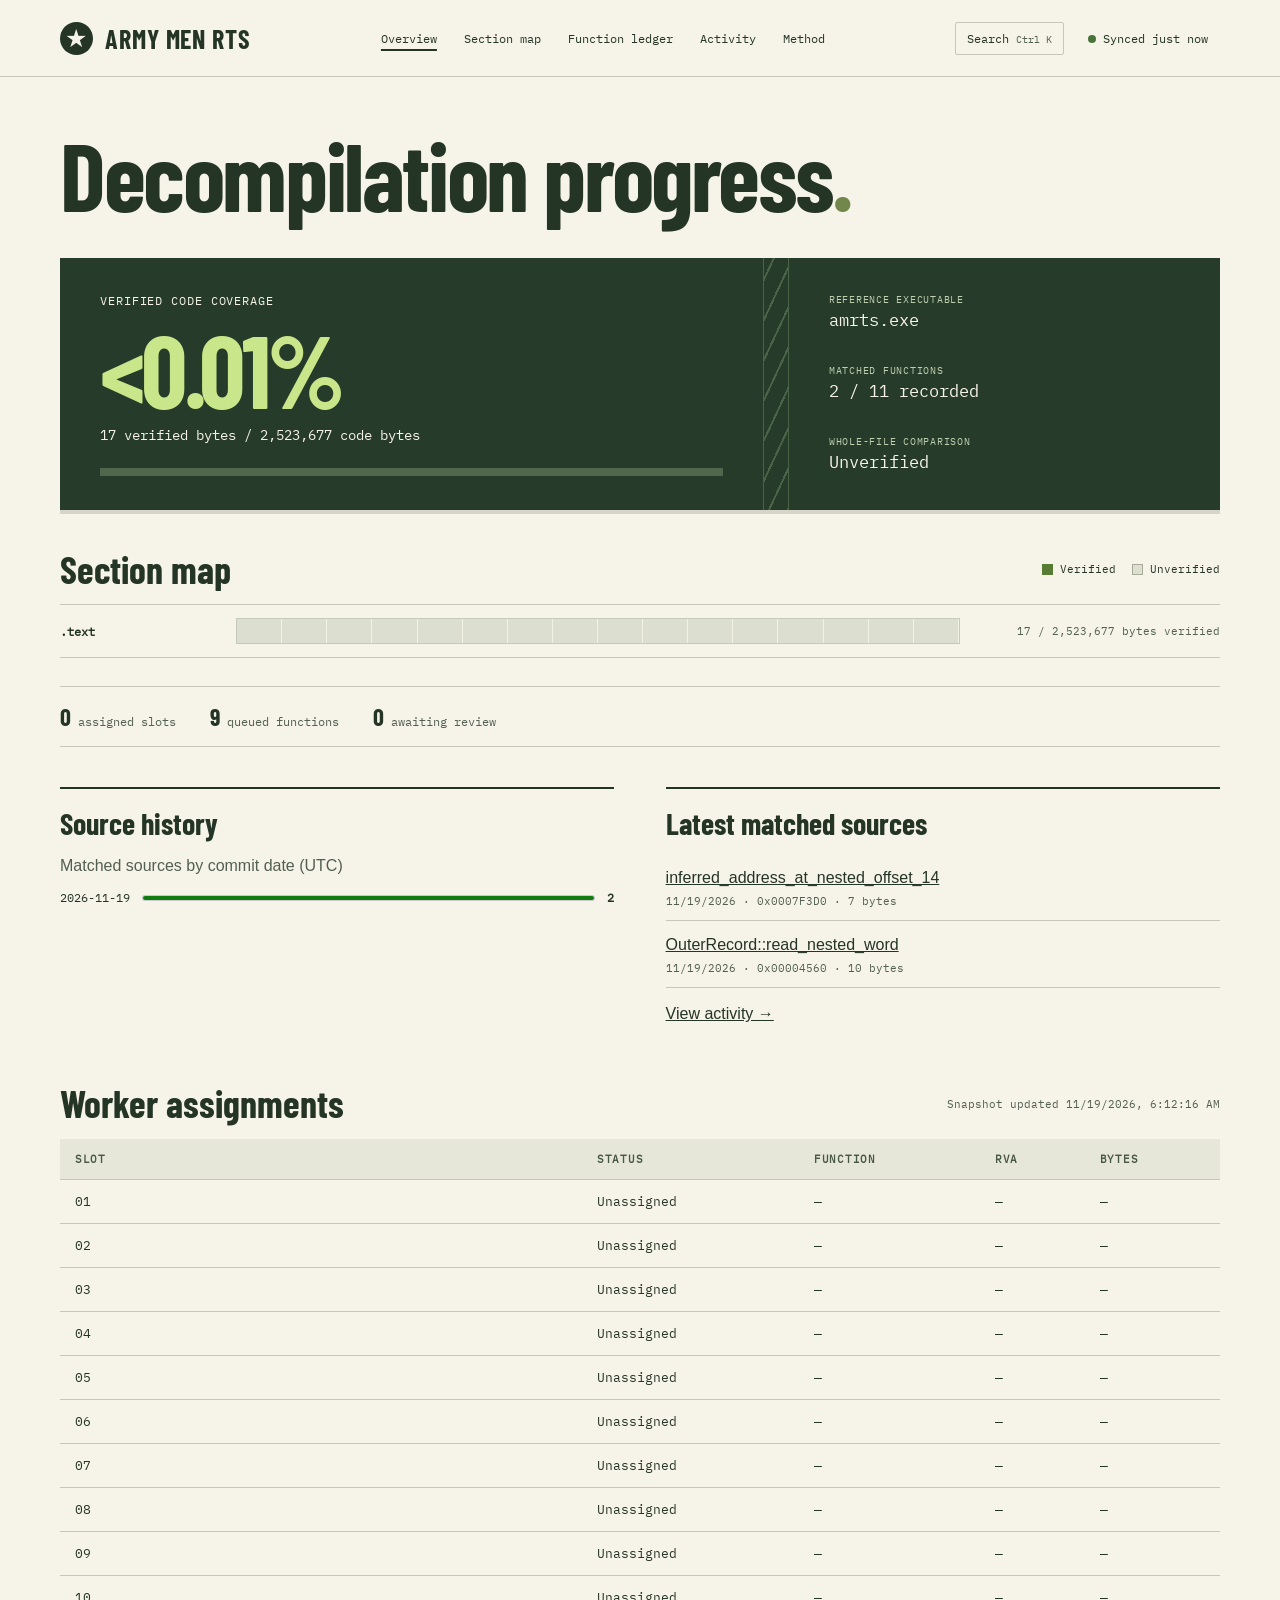
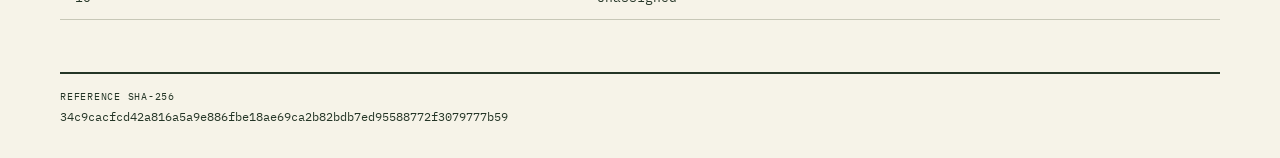
<file: index.html>
<!doctype html>
<html lang="en">
<head>
  <meta charset="utf-8">
  <meta name="viewport" content="width=device-width, initial-scale=1">
  <meta name="theme-color" content="#243526">
  <title>Army Men RTS · Decompilation progress</title>
  <link rel="stylesheet" href="field.css">
  <script src="field.js" defer></script>
  <script src="desk.js" defer></script>
</head>
<body>
  <a class="skip" href="#content">Skip to progress</a>
  <header><div class="wrap mast">
    <a class="brand" href="#content"><span class="insignia" aria-hidden="true">★</span> Army Men RTS</a>
    <nav aria-label="Main navigation"><a href="#overview">Overview</a><a href="#map">Section map</a><a href="#functions">Function ledger</a><a href="#activity">Activity</a><a href="#method">Method</a></nav>
    <div class="tools"><button id="find" aria-haspopup="dialog">Search <kbd>Ctrl K</kbd></button><button id="live" aria-label="Pause live sync" title="Pause live sync">Connecting…</button></div>
  </div></header>
  <main class="wrap" id="content">
    <h1 id="page-title">Decompilation progress<span>.</span></h1>
    <p class="error" id="error" hidden role="alert"></p>
    <section class="cover" id="overview" aria-labelledby="coverage-title">
      <div class="coverage">
        <h2 id="coverage-title">Verified code coverage</h2>
        <div class="pct" id="percent">—</div>
        <p id="bytes">Loading verification snapshot…</p>
        <div class="rail" aria-hidden="true"><i id="fill"></i></div>
      </div>
      <div class="binding" aria-hidden="true"></div>
      <dl class="facts"><div><dt>Reference executable</dt><dd id="target">—</dd></div><div><dt>Matched functions</dt><dd id="count">—</dd></div><div><dt>Whole-file comparison</dt><dd id="equality">—</dd></div></dl>
    </section>
    <section id="map"><div class="heading"><h2>Section map</h2><span class="legend"><i></i>Verified <i></i>Unverified</span></div><div id="sections"></div></section>
    <section id="summary"><div class="queue-summary"><a href="#pool"><strong id="leased-total">—</strong> assigned slots</a><a href="#functions"><strong id="queued-total">—</strong> queued functions</a><a href="#activity"><strong id="review-total">—</strong> awaiting review</a></div><div class="spread"><article><h2>Source history</h2><div id="trend"></div></article><article><h2>Latest matched sources</h2><div id="latest"></div><a href="#activity">View activity →</a></article></div></section>
    <section id="ledger"><div class="heading"><h2>Function ledger</h2><label class="search"><span aria-hidden="true">⌕</span><input type="search" id="query" aria-label="Search functions by name, status or RVA" placeholder="Search name, status or RVA"></label></div>
      <div class="filters"><label>Status <select id="filter"><option value="">All functions</option><option value="matched">Matched</option><option>queued</option><option>leased</option><option>submitted</option><option>review</option></select></label><label>Order <select id="order"><option value="rva">Address ↑</option><option value="descending">Address ↓</option><option value="size">Smallest first</option><option value="large">Largest first</option><option value="name">Name A–Z</option></select></label><output id="visible-count"></output></div>
      <div class="table-scroll"><table><thead><tr><th scope="col">Function</th><th scope="col">RVA</th><th scope="col">Bytes</th><th scope="col">Status</th></tr></thead><tbody id="rows"></tbody></table></div>
      <p id="empty" class="empty" hidden></p>
    </section>
    <section id="record" hidden tabindex="-1" aria-labelledby="record-title"><a href="#functions">← Function ledger</a><h2 id="record-title"></h2><dl id="detail"></dl><button id="copy">Copy RVA</button></section>
    <section id="activity" hidden><div class="heading"><h2>Scheduler activity</h2></div><div id="queue-events"></div><div class="heading"><h2>Matched source log</h2></div><p>Currently verified functions, ordered by the date their source was last committed.</p><div id="events"></div></section>
    <section id="method" hidden><div class="method-grid">
      <article><h2>Pin the executable</h2><p>REA identifies the Steam x86 build of amrts.exe. Its SHA-256 anchors every measurement. Addresses in the ledger are relative to the image base.</p></article>
      <article><h2>Lease and inspect</h2><p>Up to ten workers claim distinct ranges, smallest eligible function first. Each reads the project rules and uses REA to inspect its assigned entry and function boundaries.</p></article>
      <article><h2>Reconstruct and compile</h2><p>The worker writes C or C++ and a reproducible builder. Its evidence records the observed behavior, inferred names and compiler experiment. The first match used an x86 MSVC toolchain.</p></article>
      <article><h2>Replay and compare</h2><p>The orchestrator checks the submitted evidence, independently replays REA and compares the compiled function with the reference bytes. The coverage numerator counts verified bytes once. Whole-file identity requires a clean linked executable that matches the entire Steam file.</p></article>
    </div></section>
    <section id="pool"><div class="heading"><h2>Worker assignments</h2><small id="sync"></small></div>
      <div class="table-scroll"><table><thead><tr><th>Slot</th><th>Status</th><th>Function</th><th>RVA</th><th>Bytes</th></tr></thead><tbody id="workers"></tbody></table></div>
    </section>
    <footer><h2>Reference SHA-256</h2><code id="sha">—</code></footer>
    <noscript>Enable JavaScript to explore the ledger, or <a href="progress.json">open the verification snapshot</a>.</noscript>
  </main>
  <dialog id="palette" aria-labelledby="search-title"><div class="dialog-head"><h2 id="search-title">Search field index</h2><button id="close-search" aria-label="Close search">Close</button></div><input type="search" id="pal-query" aria-label="Search views and functions" placeholder="Function, RVA or view" autocomplete="off"><div id="hits"></div><small>↑ ↓ Navigate · Enter Open · Esc Close</small></dialog>
  <div id="notices" role="status" aria-live="polite"></div>
</body>
</html>
</file>
<file: field.css>
@font-face{font-family:Barlow;src:url(fonts/barlow-condensed-bold.ttf) format("truetype");font-weight:700;font-display:swap}
@font-face{font-family:Plex;src:url(fonts/ibm-plex-mono.ttf) format("truetype");font-display:swap}
:root{--paper:#f6f3e8;--ink:#243526;--muted:#526052;--line:#c7c7b7;--green:#c9e78a;--mono:Plex,Consolas,monospace;--display:Barlow,"Arial Narrow",sans-serif;color:var(--ink);background:var(--paper);font:16px/1.5 Arial,sans-serif}
*{box-sizing:border-box}body{margin:0}.wrap{width:min(1160px,calc(100% - 96px));margin:auto}header{border-bottom:1px solid var(--line)}.mast,nav,.brand,.heading,.legend,.search{display:flex;align-items:center}.mast,.heading{justify-content:space-between}.mast{min-height:76px}a{color:inherit}a:hover{text-decoration:underline}.mast a{text-decoration:none}.mast a:hover{text-decoration:underline}.brand{gap:12px;font:700 26px var(--display);text-transform:uppercase;letter-spacing:.035em}.insignia{display:grid;place-items:center;width:33px;height:33px;border-radius:50%;color:var(--paper);background:var(--ink);font:25px/1 Arial}nav{gap:27px;font:12px var(--mono)}h1,h2,p,dl,dd{margin:0}h1,h2{font-family:var(--display);line-height:1.02}h1{font-size:clamp(64px,7.5vw,112px);letter-spacing:-.025em;margin:48px 0 35px}h1 span{color:#71874b}.phone{display:none}
.cover{display:grid;grid-template-columns:1.63fr 26px 1fr;background:#263b2a;color:#f6f4e7;box-shadow:0 4px 0 #d6d6c8}.coverage,.facts{padding:34px 40px}.coverage h2,.facts dt,footer h2{font:12px/1.5 var(--mono);text-transform:uppercase;letter-spacing:.075em}.pct{font:700 clamp(80px,8vw,116px)/1 var(--display);color:var(--green);letter-spacing:-.035em;margin:7px 0 5px}.coverage p,.facts dd{font:14px/1.6 var(--mono)}.rail{background:#50664d;height:8px;margin-top:21px}.rail i{display:block;width:0;height:100%;background:var(--green)}.binding{background:repeating-linear-gradient(115deg,transparent 0 8px,#4a6246 8px 10px,transparent 10px 17px);border-inline:1px solid #4a6246}.facts{display:grid;align-content:space-between;gap:14px}.facts dt{color:#beceae;font-size:10px}.facts dd{font-size:17px}.heading{gap:15px;margin:40px 0 16px}.heading h2,#record h2{font-size:38px}.legend{gap:7px;font:11px var(--mono)}.legend i{width:11px;height:11px;background:#587c34}.legend i:nth-of-type(2){margin-left:9px;background:#dedfd1;border:1px solid #a5ab97}
.map-row{display:grid;grid-template-columns:minmax(80px,.65fr) 3fr minmax(160px,1fr);gap:21px;align-items:center;border-top:1px solid var(--line);padding:14px 0;font:12px var(--mono)}.map-row:last-child{border-bottom:1px solid var(--line)}.map-row small{text-align:right;font:11px var(--mono);color:var(--muted)}.strip{height:24px;position:relative;background:repeating-linear-gradient(90deg,#dcdfd0 0 calc(6.25% - 1px),#f2f1e6 calc(6.25% - 1px) 6.25%);outline:1px solid #c5cabb}.strip i{position:absolute;top:0;bottom:0;background:#587c34}
.search{border:1px solid #939b89;gap:6px;padding:0 10px;background:#fbfaf2}.search span{font:24px Arial}.search input{border:0;background:none;color:var(--ink);width:225px;font:12px var(--mono);height:38px}.search input:focus{outline:0}.search:focus-within,:focus-visible{outline:3px solid #6c822c;outline-offset:3px}.table-scroll{overflow:auto}table{width:100%;border-collapse:collapse;text-align:left;font:13px var(--mono)}th{font-size:11px;text-transform:uppercase;letter-spacing:.065em;color:#495845;background:#e6e7d9}td,th{padding:13px 15px;border-bottom:1px solid var(--line)}th:first-child{width:45%}td:first-child{overflow-wrap:anywhere}td a{font-weight:bold;text-underline-offset:3px}.verified{color:#386023}.empty,.error{padding:17px 0;color:var(--muted)}#record{border-left:4px solid #617a43;background:#e9ebdf;margin-top:23px;padding:24px;overflow-wrap:anywhere}#record>a{font:12px var(--mono)}#record h2{margin:14px 0}#detail div{display:grid;grid-template-columns:145px 1fr;gap:10px;padding:6px 0;font:13px/1.5 var(--mono)}#detail dt{color:var(--muted)}footer{margin:52px 0 30px;border-top:2px solid var(--ink);padding-top:15px}footer h2{font-size:10px}footer code{font:12px var(--mono);overflow-wrap:anywhere}.skip{position:absolute;left:-9999px}.skip:focus{left:5px;background:white;padding:8px;z-index:2}
@media(max-width:760px){.wrap{width:calc(100% - 40px)}.mast{min-height:62px}.brand{font-size:22px;gap:8px}.insignia{width:27px;height:27px;font-size:19px}nav{gap:14px;font-size:10px}.cover{grid-template-columns:1.3fr 12px 1fr}.coverage,.facts{padding:20px}.facts dd{font-size:14px}.coverage h2{font-size:10px}.map-row{grid-template-columns:auto 1fr;gap:8px}.strip{grid-row:2;grid-column:1 / -1}.map-row small{grid-column:2;grid-row:1}.legend{font-size:10px}.heading h2{font-size:32px}}
@media(max-width:540px){.wrap{width:calc(100% - 32px)}.mast{min-height:58px}.brand{font-size:20px}nav{gap:10px}h1{margin:30px 0 24px;line-height:.93;font-size:clamp(48px,13.4vw,71px)}.phone{display:block}.cover{display:block}.coverage{padding:22px}.binding{height:8px;border:0;background:repeating-linear-gradient(115deg,#314931 0 8px,#597050 8px 10px)}.facts{grid-template-columns:1fr 1fr;gap:13px;padding:17px 22px}.facts>div:last-child{grid-column:1 / -1}.facts dt{font-size:9px}.heading{margin-top:30px}#ledger .heading{align-items:stretch;flex-direction:column}.search input{width:100%}td,th{padding:10px 7px;font-size:10px}th:first-child{width:auto}#detail div{grid-template-columns:1fr;gap:2px}#record{padding:16px}.coverage p{font-size:12px}}
@media(prefers-reduced-motion:reduce){*{scroll-behavior:auto}}
[hidden]{display:none!important}
.queue-summary{display:flex;gap:12px 34px;flex-wrap:wrap;border-block:1px solid var(--line);padding:15px 0;margin-top:28px}.queue-summary a{color:var(--muted);text-decoration:none;font:12px var(--mono)}.queue-summary a:hover{text-decoration:underline}.queue-summary strong{font:700 24px var(--display);color:var(--ink)}
.mast{gap:18px;flex-wrap:wrap;padding-block:14px}.mast nav{flex-wrap:wrap}.mast nav a[aria-current]{text-decoration:underline;text-decoration-thickness:2px;text-underline-offset:6px}.tools,.filters,.dialog-head,.history-bar{display:flex;align-items:center;gap:12px}.tools{flex-wrap:wrap}
button,select,#pal-query{font:12px var(--mono);color:var(--ink);background:var(--paper);border:1px solid var(--line);border-radius:2px;padding:8px 11px}button,select{cursor:pointer}button:hover,#hits a:hover{background:#e5ebd7}button:focus-visible,a:focus-visible,select:focus-visible,input:focus-visible{outline:2px solid #476830;outline-offset:2px}.tools kbd{font:10px var(--mono);color:var(--muted)}
#live{border-color:transparent;background:transparent}#live:before{content:"";display:inline-block;width:8px;height:8px;border-radius:50%;background:#a77b3a;margin-right:7px}#live[data-state=live]:before{background:#487439}
.spread,.method-grid{display:grid;grid-template-columns:1fr 1fr;gap:clamp(20px,4vw,62px);margin-top:40px}.spread article,.method-grid article{border-top:2px solid var(--ink);padding:18px 0}.spread h2,.method-grid h2,.dialog-head h2{font:700 30px/1.1 var(--display);margin:0 0 14px}.spread p,.method-grid p,#activity>p{max-width:65ch;color:var(--muted)}.source-list{list-style:none;padding:0;margin:0 0 14px}.source-list li{padding:12px 0;border-bottom:1px solid var(--line)}.source-list a,#hits a{overflow-wrap:anywhere}.source-list small,#hits small{display:block;font:11px var(--mono);color:var(--muted);margin-top:4px}.history-bar{font:12px var(--mono);margin:12px 0}.history-bar meter{flex:1;width:40%;accent-color:#597747}.filters{flex-wrap:wrap;margin:10px 0 18px;font:12px var(--mono)}.filters output{margin-left:auto}.heading small{font:11px var(--mono);color:var(--muted)}
#palette{width:min(560px,calc(100% - 30px));padding:22px;color:var(--ink);border:2px solid var(--ink);background:var(--paper)}#palette::backdrop{background:#162519aa}.dialog-head{justify-content:space-between}.dialog-head h2{margin:0}#pal-query{width:100%;font-size:16px;margin:18px 0 8px}#hits{max-height:46vh;overflow:auto}#hits a{display:block;padding:9px 12px;text-decoration:none}.selected{background:#e0e9ce}#palette>small{display:block;margin-top:14px;color:var(--muted)}#notices{position:fixed;bottom:18px;right:18px;z-index:5;max-width:min(360px,90vw);display:grid;gap:6px}#notices div{background:var(--ink);color:var(--paper);padding:12px 16px;border-left:4px solid var(--green);font:13px var(--mono)}
@media(max-width:760px){.mast{gap:10px}.tools{gap:4px}.mast nav{order:3;width:100%;padding-bottom:4px}.spread,.method-grid{grid-template-columns:1fr;gap:12px}.tools kbd{display:none}.tools button{font-size:10px;padding:6px}.heading{gap:8px;flex-wrap:wrap}}
</file>
